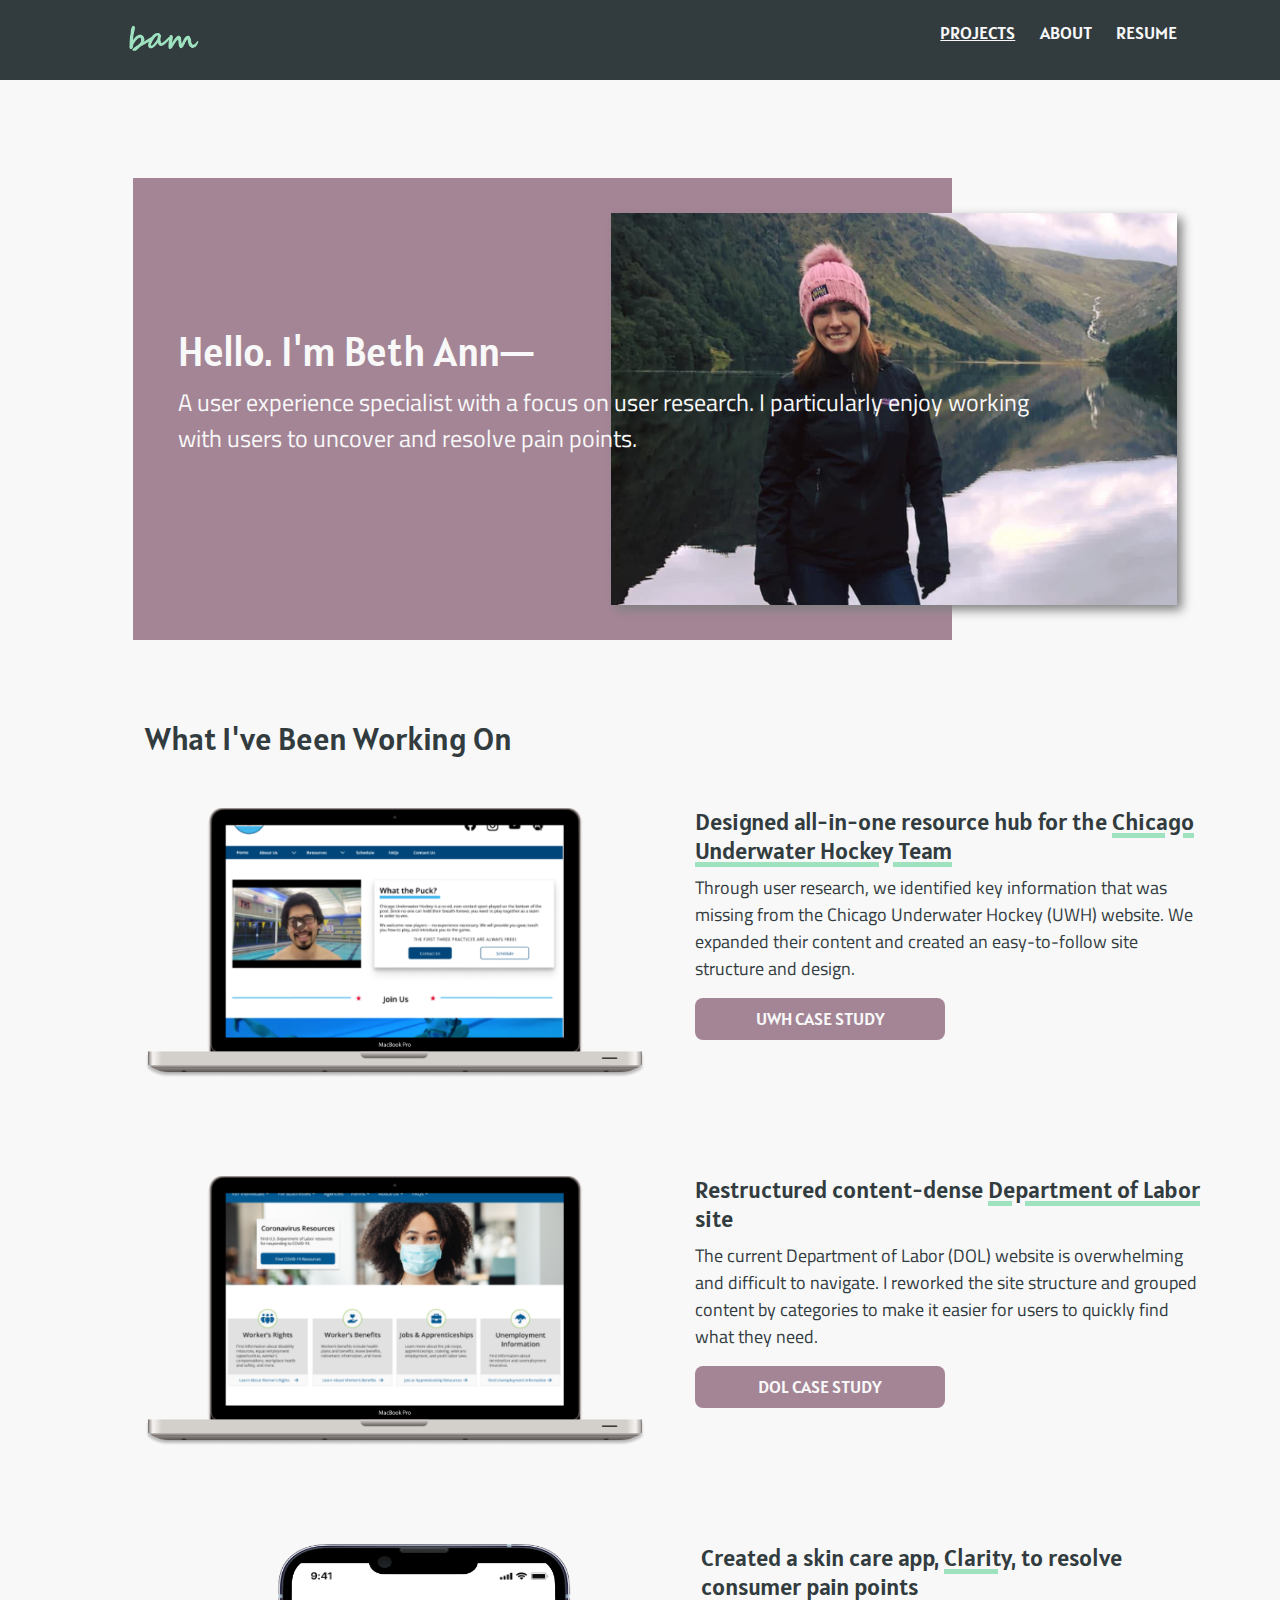
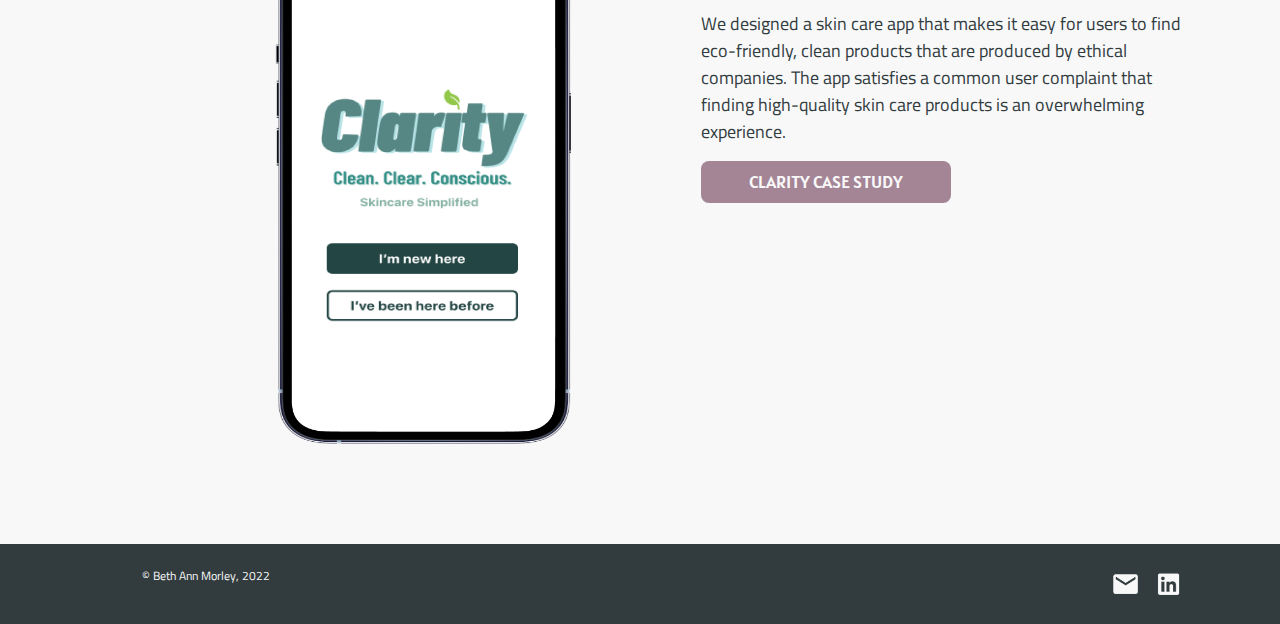
<file: index.html>
<!DOCTYPE html>
<html>
    <head>
        <title>Beth Ann Morley Portfolio</title>
        <link rel="stylesheet" href="https://cdn.jsdelivr.net/npm/bootstrap@4.0.0/dist/css/bootstrap.min.css" integrity="sha384-Gn5384xqQ1aoWXA+058RXPxPg6fy4IWvTNh0E263XmFcJlSAwiGgFAW/dAiS6JXm" crossorigin="anonymous">
        <link rel="stylesheet" href="css/index.css">
        <link rel="preconnect" href="https://fonts.googleapis.com">
        <link rel="preconnect" href="https://fonts.gstatic.com" crossorigin>
        <link href="https://fonts.googleapis.com/css2?family=Alatsi&family=Titillium+Web&display=swap" rel="stylesheet">
        <!-- Global site tag (gtag.js) - Google Analytics -->
        <script async src="https://www.googletagmanager.com/gtag/js?id=G-0YLKBXY7YB"></script>
        <script>
        window.dataLayer = window.dataLayer || [];
        function gtag(){dataLayer.push(arguments);}
        gtag('js', new Date());

        gtag('config', 'G-0YLKBXY7YB');
        </script>
        <!-- Hotjar Tracking Code for https://bamorley.github.io/ux_ui_hw_19/ -->
            <script>
                (function(h,o,t,j,a,r){
                    h.hj=h.hj||function(){(h.hj.q=h.hj.q||[]).push(arguments)};
                    h._hjSettings={hjid:3081443,hjsv:6};
                    a=o.getElementsByTagName('head')[0];
                    r=o.createElement('script');r.async=1;
                    r.src=t+h._hjSettings.hjid+j+h._hjSettings.hjsv;
                    a.appendChild(r);
                })(window,document,'https://static.hotjar.com/c/hotjar-','.js?sv=');
            </script>
    </head>
    <body>
        <header class="navigation">
            <a href="index.html"><img src="images/logo.png" alt="bam in script text" class="bamLogo"></a>
            <nav>
            <ul>
                <li class="active">PROJECTS</li>
                <li><a href=about.html class="navLink">ABOUT</a></li>
                <li><a href=resume.html class="navLink">RESUME</a></li>
            </ul>
            </nav>
        </header>
        <br>
        <br>
        <section class="hero">
            <div class="heroImage">
                <img src="images/homepage-me.png" alt="Beth Ann standing in front of lake and mountains">
            </div>
            <div class="heroPurple"></div>
            <div class="heroContent">
                <h1>Hello. I'm Beth Ann—</h1>
                <p class="pHero">A user experience specialist with a focus on user research. I particularly enjoy working with users to uncover and resolve pain points.</p>
            </div>
        </section>
        <section class="caseStudies">
            <h2 class="workingOn">What I've Been Working On</h2>
            <div class="uwh">
                <a href="uwh.html"><img src="images/uwh-official.png" alt="Chicago Underwater Hockey homepage" class="uwhImg"></a>
                <div class="uwhContent">
                    <h3>Designed all-in-one resource hub for the <span style="text-decoration: underline solid #9FE2BF 5px;">Chicago Underwater Hockey Team</span></h3>
                    <p>Through user research, we identified key information that was missing from the Chicago Underwater Hockey (UWH) website. We expanded their content and created an easy-to-follow site structure and design.</p>
                    <button><a href="uwh.html">UWH CASE STUDY</a></button>
                </div>
            </div>
            <br>
            <br>
            <div class="dol">
                <a href="https://bamorley.github.io/UX_UI_HW_20/"><img src="images/dol-official.png" alt="Department of Labor homepage"></a>
                <div class="dolContent">
                    <h3>Restructured content-dense <span style="text-decoration: underline solid #9FE2BF 5px;">Department of Labor</span> site</h3>
                    <p>The current Department of Labor (DOL) website is overwhelming and difficult to navigate. I reworked the site structure and grouped content by categories to make it easier for users to quickly find what they need.</p>
                    <a href="https://bamorley.github.io/UX_UI_HW_20/"><button>DOL CASE STUDY</button></a>
                </div>
            </div>
            <br>
            <br>
            <div class="clarity">
                <img src="images/clarity-app-centered.png" alt="Clarity app login screen">
                <div class="clarityContent">
                    <h3>Created a skin care app, <span style="text-decoration: underline solid #9FE2BF 5px;">Clarity,</span> to resolve consumer pain points</h3>
                    <p>We designed a skin care app that makes it easy for users to find eco-friendly, clean products that are produced by ethical companies. The app satisfies a common user complaint that finding high-quality skin care products is an overwhelming experience.</p>
                    <button>CLARITY CASE STUDY</button>
                </div>
            </div>
        </section>
        <footer>
            <div class="copyright"><p>© Beth Ann Morley, 2022</p></div>
                <div class="social">
                <img src="images/email.png" alt="icon of an envelope" class="email"> 
                <img src="images/Linkedin.png" alt="LinkedIn logo" class="linkedin">
            </div>
        </footer>
        <script src="https://code.jquery.com/jquery-3.2.1.slim.min.js" integrity="sha384-KJ3o2DKtIkvYIK3UENzmM7KCkRr/rE9/Qpg6aAZGJwFDMVNA/GpGFF93hXpG5KkN" crossorigin="anonymous"></script>
        <script src="https://cdn.jsdelivr.net/npm/popper.js@1.12.9/dist/umd/popper.min.js" integrity="sha384-ApNbgh9B+Y1QKtv3Rn7W3mgPxhU9K/ScQsAP7hUibX39j7fakFPskvXusvfa0b4Q" crossorigin="anonymous"></script>
        <script src="https://cdn.jsdelivr.net/npm/bootstrap@4.0.0/dist/js/bootstrap.min.js" integrity="sha384-JZR6Spejh4U02d8jOt6vLEHfe/JQGiRRSQQxSfFWpi1MquVdAyjUar5+76PVCmYl" crossorigin="anonymous"></script>
    </body>
    <script src="https://ajax.googleapis.com/ajax/libs/jquery/3.4.1/jquery.min.js"></script>
    <script src="js/index.js"></script>
</html>
</file>
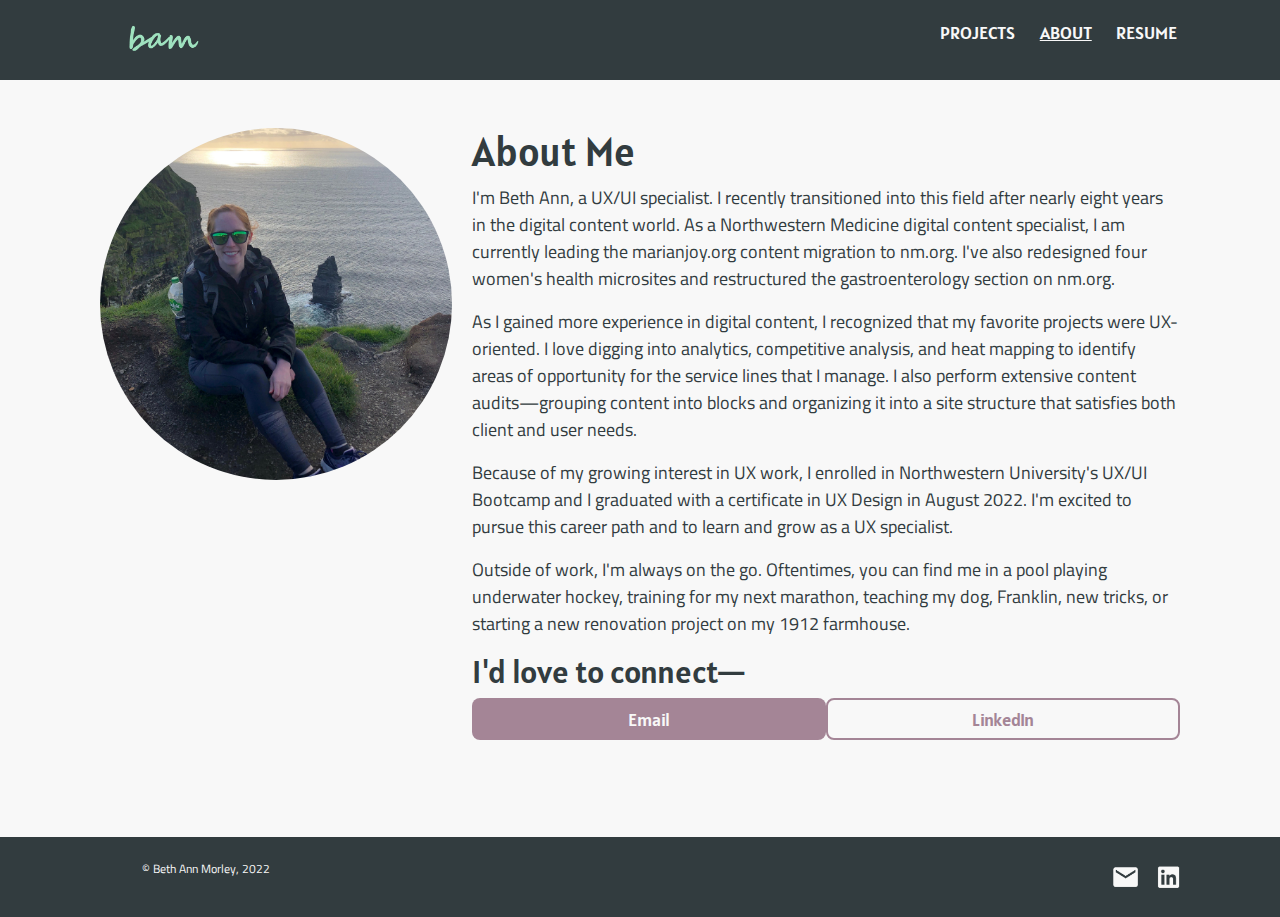
<file: about-with-grids.html>
<!DOCTYPE html>
<html>
    <head>
        <title>About</title>
        <link rel="stylesheet" href="https://cdn.jsdelivr.net/npm/bootstrap@4.0.0/dist/css/bootstrap.min.css" integrity="sha384-Gn5384xqQ1aoWXA+058RXPxPg6fy4IWvTNh0E263XmFcJlSAwiGgFAW/dAiS6JXm" crossorigin="anonymous">
        <link rel="stylesheet" href="css/index.css">
        <link rel="preconnect" href="https://fonts.googleapis.com">
        <link rel="preconnect" href="https://fonts.gstatic.com" crossorigin>
        <link href="https://fonts.googleapis.com/css2?family=Alatsi&family=Titillium+Web&display=swap" rel="stylesheet">
        <!-- Global site tag (gtag.js) - Google Analytics -->
        <script async src="https://www.googletagmanager.com/gtag/js?id=G-0YLKBXY7YB"></script>
        <script>
        window.dataLayer = window.dataLayer || [];
        function gtag(){dataLayer.push(arguments);}
        gtag('js', new Date());

        gtag('config', 'G-0YLKBXY7YB');
        </script>
        <!-- Hotjar Tracking Code for https://bamorley.github.io/ux_ui_hw_19/ -->
            <script>
                (function(h,o,t,j,a,r){
                    h.hj=h.hj||function(){(h.hj.q=h.hj.q||[]).push(arguments)};
                    h._hjSettings={hjid:3081443,hjsv:6};
                    a=o.getElementsByTagName('head')[0];
                    r=o.createElement('script');r.async=1;
                    r.src=t+h._hjSettings.hjid+j+h._hjSettings.hjsv;
                    a.appendChild(r);
                })(window,document,'https://static.hotjar.com/c/hotjar-','.js?sv=');
            </script>
    </head>
    <body>
        <header class="navigation">
            <a href="index.html"><img src="images/logo.png" alt="bam in script text" class="bamLogo"></a>
            <nav>
            <ul>
                <li><a href=index.html class="navLink">PROJECTS</a></li>
                <li class="active">ABOUT</li>
                <li><a href=resume.html class="navLink">RESUME</a></li>
            </ul>
            </nav>
        </header>
        <br>
        <br>
<!-- About Page Constructed using CSS Grid -->
        <div class="aboutMeGrid">
            <div class="imgGrid">
                <img src="images/ireland.png" alt="Beth Ann at the Cliffs of Moher in Ireland">
            </div>
                <div class="copyGrid">
                    <h1>About Me</h1>
                    <p>I'm Beth Ann, a UX/UI specialist. I recently transitioned into this field after nearly eight years in the digital content world. As a Northwestern Medicine digital content specialist, I am currently leading the marianjoy.org content migration to nm.org. I've also redesigned four women's health microsites and restructured the gastroenterology section on nm.org.</p>

                    <p>As I gained more experience in digital content, I recognized that my favorite projects were UX-oriented. I love digging into analytics, competitive analysis, and heat mapping to identify areas of opportunity for the service lines that I manage. I also perform extensive content audits—grouping content into blocks and organizing it into a site structure that satisfies both client and user needs.</p>
                    
                    <p>Because of my growing interest in UX work, I enrolled in Northwestern University's UX/UI Bootcamp and I graduated with a certificate in UX Design in August 2022. I'm excited to pursue this career path and to learn and grow as a UX specialist.</p>
                    
                    <p>Outside of work, I'm always on the go. Oftentimes, you can find me in a pool playing underwater hockey, training for my next marathon, teaching my dog, Franklin, new tricks, or starting a new renovation project on my 1912 farmhouse.</p>
                    <h2>I'd love to connect—</h2>
                </div>
            <button class="buttonGrid">Email</button>
            <button class="secondaryButtonGrid">LinkedIn</button>
            </div>
            <br>
            <br>
            <br>
            <br>
            <footer class="aboutFooter">
                <div class="copyright"><p>© Beth Ann Morley, 2022</p></div>
                <div class="social">
                    <img src="images/email.png" alt="icon of an envelope" class="email"> 
                    <img src="images/Linkedin.png" alt="LinkedIn logo" class="linkedin">
                </div>
            </footer>
            <script src="https://code.jquery.com/jquery-3.2.1.slim.min.js" integrity="sha384-KJ3o2DKtIkvYIK3UENzmM7KCkRr/rE9/Qpg6aAZGJwFDMVNA/GpGFF93hXpG5KkN" crossorigin="anonymous"></script>
            <script src="https://cdn.jsdelivr.net/npm/popper.js@1.12.9/dist/umd/popper.min.js" integrity="sha384-ApNbgh9B+Y1QKtv3Rn7W3mgPxhU9K/ScQsAP7hUibX39j7fakFPskvXusvfa0b4Q" crossorigin="anonymous"></script>
            <script src="https://cdn.jsdelivr.net/npm/bootstrap@4.0.0/dist/js/bootstrap.min.js" integrity="sha384-JZR6Spejh4U02d8jOt6vLEHfe/JQGiRRSQQxSfFWpi1MquVdAyjUar5+76PVCmYl" crossorigin="anonymous"></script>
    </body>
    <script src="https://ajax.googleapis.com/ajax/libs/jquery/3.4.1/jquery.min.js"></script>
    <script src="js/index.js"></script>
</html>
</file>
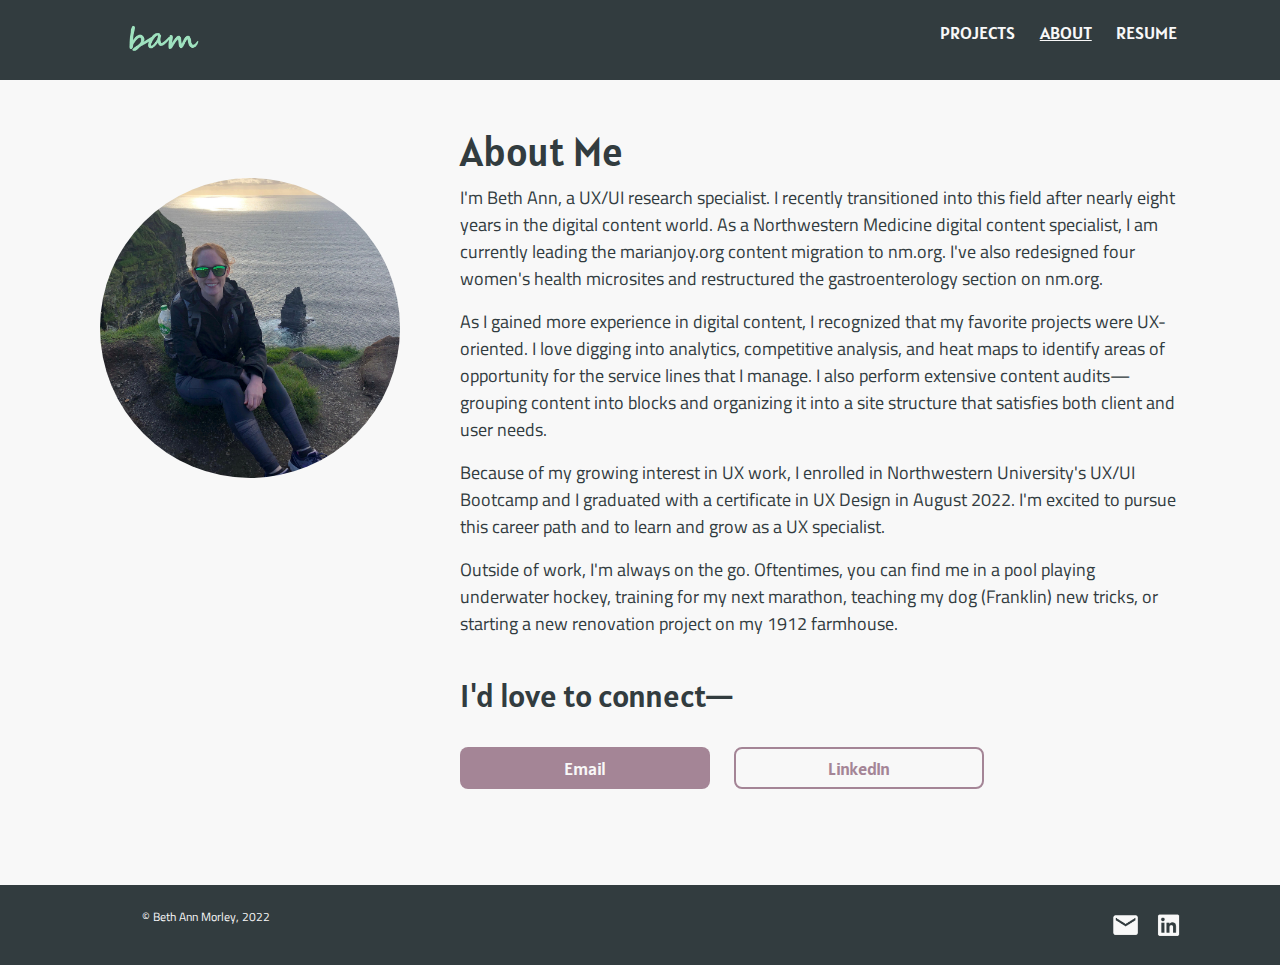
<file: about.html>
<!DOCTYPE html>
<html>
    <head>
        <title>About</title>
        <link rel="stylesheet" href="https://cdn.jsdelivr.net/npm/bootstrap@4.0.0/dist/css/bootstrap.min.css" integrity="sha384-Gn5384xqQ1aoWXA+058RXPxPg6fy4IWvTNh0E263XmFcJlSAwiGgFAW/dAiS6JXm" crossorigin="anonymous">
        <link rel="stylesheet" href="css/index.css">
        <link rel="preconnect" href="https://fonts.googleapis.com">
        <link rel="preconnect" href="https://fonts.gstatic.com" crossorigin>
        <link href="https://fonts.googleapis.com/css2?family=Alatsi&family=Titillium+Web&display=swap" rel="stylesheet">
        <!-- Global site tag (gtag.js) - Google Analytics -->
        <script async src="https://www.googletagmanager.com/gtag/js?id=G-0YLKBXY7YB"></script>
        <script>
        window.dataLayer = window.dataLayer || [];
        function gtag(){dataLayer.push(arguments);}
        gtag('js', new Date());

        gtag('config', 'G-0YLKBXY7YB');
        </script>
        <!-- Hotjar Tracking Code for https://bamorley.github.io/ux_ui_hw_19/ -->
            <script>
                (function(h,o,t,j,a,r){
                    h.hj=h.hj||function(){(h.hj.q=h.hj.q||[]).push(arguments)};
                    h._hjSettings={hjid:3081443,hjsv:6};
                    a=o.getElementsByTagName('head')[0];
                    r=o.createElement('script');r.async=1;
                    r.src=t+h._hjSettings.hjid+j+h._hjSettings.hjsv;
                    a.appendChild(r);
                })(window,document,'https://static.hotjar.com/c/hotjar-','.js?sv=');
            </script>
    </head>
    <body>
        <header class="navigation">
            <a href="index.html"><img src="images/logo.png" alt="bam in script text" class="bamLogo"></a>
            <nav>
            <ul>
                <li><a href=index.html class="navLink">PROJECTS</a></li>
                <li class="active">ABOUT</li>
                <li><a href=resume.html class="navLink">RESUME</a></li>
            </ul>
            </nav>
        </header>
        <br>
        <br>
            <div class="aboutMe">
            <img src="images/ireland.png" alt="Beth Ann at the Cliffs of Moher in Ireland" class="aboutImg">
            <div>
            <h1>About Me</h1>
            <p>I'm Beth Ann, a UX/UI research specialist. I recently transitioned into this field after nearly eight years in the digital content world. As a Northwestern Medicine digital content specialist, I am currently leading the marianjoy.org content migration to nm.org. I've also redesigned four women's health microsites and restructured the gastroenterology section on nm.org.</p>

            <p>As I gained more experience in digital content, I recognized that my favorite projects were UX-oriented. I love digging into analytics, competitive analysis, and heat maps to identify areas of opportunity for the service lines that I manage. I also perform extensive content audits—grouping content into blocks and organizing it into a site structure that satisfies both client and user needs.</p>
            
            <p>Because of my growing interest in UX work, I enrolled in Northwestern University's UX/UI Bootcamp and I graduated with a certificate in UX Design in August 2022. I'm excited to pursue this career path and to learn and grow as a UX specialist.</p>
            
            <p>Outside of work, I'm always on the go. Oftentimes, you can find me in a pool playing underwater hockey, training for my next marathon, teaching my dog (Franklin) new tricks, or starting a new renovation project on my 1912 farmhouse.</p>
            <br> 
            <h2>I'd love to connect—</h2>
            <br>
            <button>Email</button>
            <button class="secondaryButton">LinkedIn</button>
            </div>
            </div>
            <br>
            <br>
            <br>
            <br>
            <footer class="aboutFooter">
                <div class="copyright"><p>© Beth Ann Morley, 2022</p></div>
                <div class="social">
                    <img src="images/email.png" alt="icon of an envelope" class="email"> 
                    <img src="images/Linkedin.png" alt="LinkedIn logo" class="linkedin">
                </div>
            </footer>
            <script src="https://code.jquery.com/jquery-3.2.1.slim.min.js" integrity="sha384-KJ3o2DKtIkvYIK3UENzmM7KCkRr/rE9/Qpg6aAZGJwFDMVNA/GpGFF93hXpG5KkN" crossorigin="anonymous"></script>
            <script src="https://cdn.jsdelivr.net/npm/popper.js@1.12.9/dist/umd/popper.min.js" integrity="sha384-ApNbgh9B+Y1QKtv3Rn7W3mgPxhU9K/ScQsAP7hUibX39j7fakFPskvXusvfa0b4Q" crossorigin="anonymous"></script>
            <script src="https://cdn.jsdelivr.net/npm/bootstrap@4.0.0/dist/js/bootstrap.min.js" integrity="sha384-JZR6Spejh4U02d8jOt6vLEHfe/JQGiRRSQQxSfFWpi1MquVdAyjUar5+76PVCmYl" crossorigin="anonymous"></script>
    </body>
    <script src="https://ajax.googleapis.com/ajax/libs/jquery/3.4.1/jquery.min.js"></script>
    <script src="js/index.js"></script>
</html>
</file>
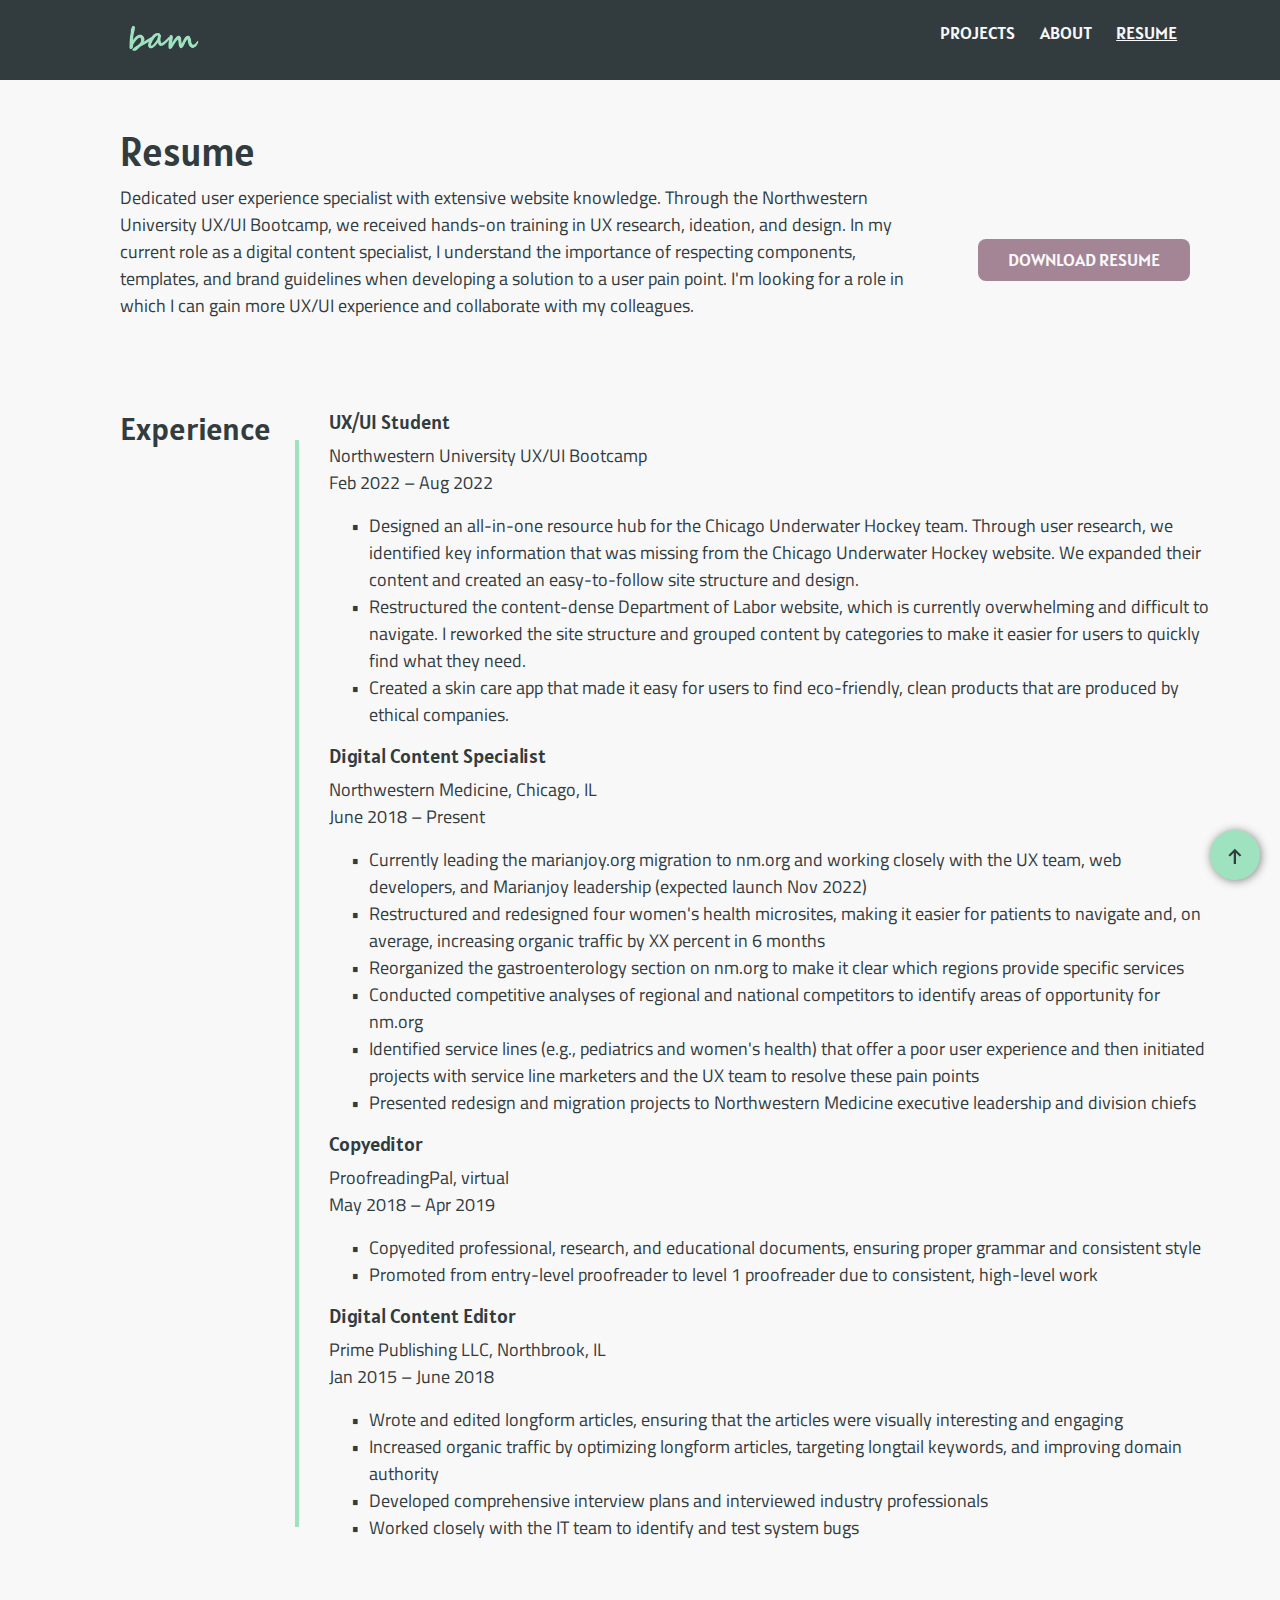
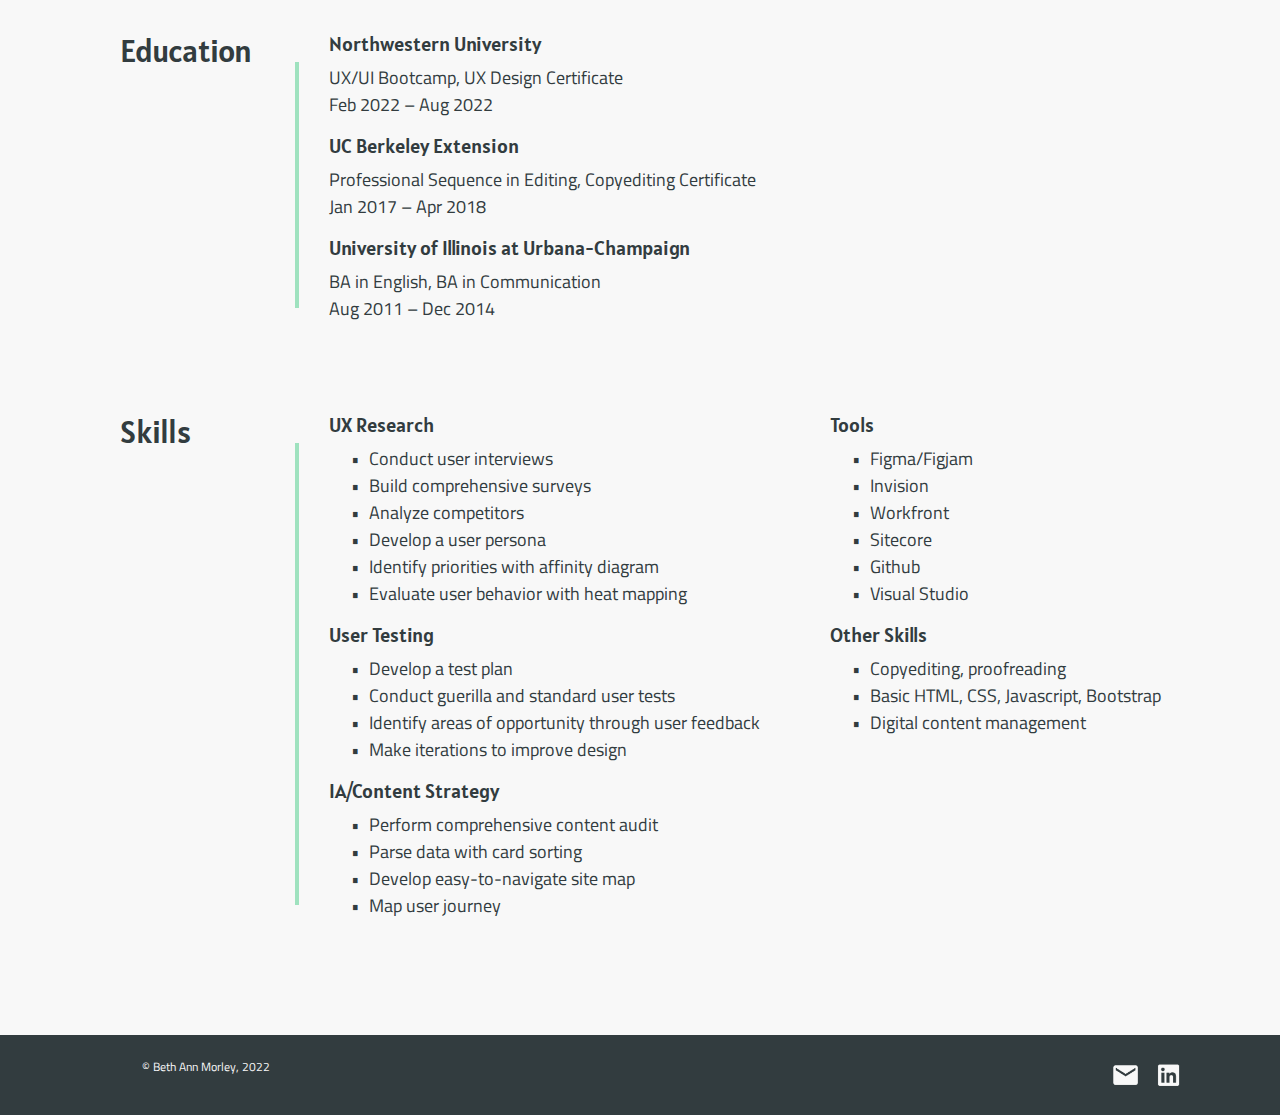
<file: resume.html>
<!DOCTYPE html>
<html>
    <head>
        <title>Resume</title>
        <link rel="stylesheet" href="https://cdn.jsdelivr.net/npm/bootstrap@4.0.0/dist/css/bootstrap.min.css" integrity="sha384-Gn5384xqQ1aoWXA+058RXPxPg6fy4IWvTNh0E263XmFcJlSAwiGgFAW/dAiS6JXm" crossorigin="anonymous">
        <link rel="stylesheet" href="css/index.css">
        <link rel="preconnect" href="https://fonts.googleapis.com">
        <link rel="preconnect" href="https://fonts.gstatic.com" crossorigin>
        <link href="https://fonts.googleapis.com/css2?family=Alatsi&family=Titillium+Web&display=swap" rel="stylesheet">
        <!-- Global site tag (gtag.js) - Google Analytics -->
        <script async src="https://www.googletagmanager.com/gtag/js?id=G-0YLKBXY7YB"></script>
        <script>
        window.dataLayer = window.dataLayer || [];
        function gtag(){dataLayer.push(arguments);}
        gtag('js', new Date());

        gtag('config', 'G-0YLKBXY7YB');
        </script>
        <!-- Hotjar Tracking Code for https://bamorley.github.io/ux_ui_hw_19/ -->
            <script>
                (function(h,o,t,j,a,r){
                    h.hj=h.hj||function(){(h.hj.q=h.hj.q||[]).push(arguments)};
                    h._hjSettings={hjid:3081443,hjsv:6};
                    a=o.getElementsByTagName('head')[0];
                    r=o.createElement('script');r.async=1;
                    r.src=t+h._hjSettings.hjid+j+h._hjSettings.hjsv;
                    a.appendChild(r);
                })(window,document,'https://static.hotjar.com/c/hotjar-','.js?sv=');
            </script>
    </head>
    <body>
        <header class="navigation">
            <a href="index.html"><img src="images/logo.png" alt="bam in script text" class="bamLogo"></a>
            <nav>
            <ul>
                <li><a href=index.html class="navLink">PROJECTS</a></li>
                <li><a href=about.html class="navLink">ABOUT</a></li>
                <li class="active">RESUME</li>
            </ul>
            </nav>
        </header>
        <br>
        <br>
        <div>
            <h1 class="resumeHeader">Resume</h1>
            <div class="resumeTop">
            <p>Dedicated user experience specialist with extensive website knowledge. Through the Northwestern University UX/UI Bootcamp, we received hands-on training in UX research, ideation, and design. In my current role as a digital content specialist, I understand the importance of respecting components, templates, and brand guidelines when developing a solution to a user pain point. I'm looking for a role in which I can gain more UX/UI experience and collaborate with my colleagues.</p>
            <button class="resumeButton">DOWNLOAD RESUME</button>
            </div>
        </div>
        <div class="experience">
            <div class="experienceTitle">
                <h2>Experience</h2>
            </div>
            <div class="experienceBar"></div>
            <div class="experienceCopy">
                <h4>UX/UI Student</h4>
                <p>Northwestern University UX/UI Bootcamp
                <br>
                Feb 2022 &ndash; Aug 2022</p>
                <ul>
                    <li class="experienceList">Designed an all-in-one resource hub for the Chicago Underwater Hockey team. Through user research, we identified key information that was missing from the Chicago Underwater Hockey website. We expanded their content and created an easy-to-follow site structure and design.</li>
                    <li class="experienceList">Restructured the content-dense Department of Labor website, which is currently overwhelming and difficult to navigate. I reworked the site structure and grouped content by categories to make it easier for users to quickly find what they need.
                    </li>
                    <li class="experienceList">Created a skin care app that made it easy for users to find eco-friendly, clean products that are produced by ethical companies.</li>
                </ul>
                <h4>Digital Content Specialist</h4>
                <p>Northwestern Medicine, Chicago, IL	
                <br>
                June 2018 &ndash; Present</p>
                <ul>
                    <li class="experienceList">Currently leading the marianjoy.org migration to nm.org and working closely with the UX team, web developers, and Marianjoy leadership (expected launch Nov 2022)</li>
                    <li class="experienceList">Restructured and redesigned four women's health microsites, making it easier for patients to navigate and, on average, increasing organic traffic by XX percent in 6 months
                    </li>
                    <li class="experienceList">Reorganized the gastroenterology section on nm.org to make it clear which regions provide specific services
                    </li>
                    <li class="experienceList">Conducted competitive analyses of regional and national competitors to identify areas of opportunity for nm.org
                    </li>
                    <li class="experienceList">Identified service lines (e.g., pediatrics and women's health) that offer a poor user experience and then initiated projects with service line marketers and the UX team to resolve these pain points
                    </li>
                    <li class="experienceList">Presented redesign and migration projects to Northwestern Medicine executive leadership and division chiefs
                    </li>
                </ul>
                <h4>Copyeditor</h4>
                <p>ProofreadingPal, virtual		
                <br>
                May 2018 &ndash; Apr 2019</p>
                <ul>
                    <li class="experienceList">Copyedited professional, research, and educational documents, ensuring proper grammar and consistent style</li>
                    <li class="experienceList">Promoted from entry-level proofreader to level 1 proofreader due to consistent, high-level work</li>
                </ul>
                <h4>Digital Content Editor</h4>
                <p>Prime Publishing LLC, Northbrook, IL		
                <br>
                Jan 2015 &ndash; June 2018</p>
                <ul>
                    <li class="experienceList">Wrote and edited longform articles, ensuring that the articles were visually interesting and engaging</li>
                    <li class="experienceList">Increased organic traffic by optimizing longform articles, targeting longtail keywords, and improving domain authority</li>
                    <li class="experienceList">Developed comprehensive interview plans and interviewed industry professionals</li>
                    <li class="experienceList">Worked closely with the IT team to identify and test system bugs</li>
                </ul>
            </div>
        </div>
            <div class="education">
                <div class="educationTitle">
                    <h2>Education</h2>
                </div>
                <div class="educationBar"></div>
                <div class="educationCopy">
                    <h4>Northwestern University</h4>
                    <p>UX/UI Bootcamp, UX Design Certificate<br>
                    Feb 2022 &ndash; Aug 2022</p>
                    <h4>UC Berkeley Extension</h4>
                    <p>Professional Sequence in Editing, Copyediting Certificate<br>
                    Jan 2017 &ndash; Apr 2018</p>
                    <h4>University of Illinois at Urbana-Champaign</h4>
                    <p>BA in English, BA in Communication<br>
                    Aug 2011 &ndash; Dec 2014</p>
                </div>
            </div>
            <div class="skills">
                <div class="skillsTitle">
                    <h2>Skills</h2>
                </div>
                <div class="skillsBar"></div>
                <div class="skillsCopy1">
                    <h4>UX Research</h4>
                    <ul>
                        <li class="experienceList">Conduct user interviews</li>
                        <li class="experienceList">Build comprehensive surveys</li>
                        <li class="experienceList">Analyze competitors</li>
                        <li class="experienceList">Develop a user persona</li>
                        <li class="experienceList">Identify priorities with affinity diagram</li>
                        <li class="experienceList">Evaluate user behavior with heat mapping</li>
                    </ul>
                    <h4>User Testing</h4>
                    <ul>
                        <li class="experienceList">Develop a test plan</li>
                        <li class="experienceList">Conduct guerilla and standard user tests</li>
                        <li class="experienceList">Identify areas of opportunity through user feedback</li>
                        <li class="experienceList">Make iterations to improve design</li>
                    </ul>
                    <h4>IA/Content Strategy</h4>
                    <ul>
                        <li class="experienceList">Perform comprehensive content audit</li>
                        <li class="experienceList">Parse data with card sorting</li>
                        <li class="experienceList">Develop easy-to-navigate site map</li>
                        <li class="experienceList">Map user journey</li>
                    </ul>
                    </div>
                    <div class="skillsCopy2">
                        <h4>Tools</h4>
                        <ul>
                            <li class="experienceList">Figma/Figjam</li>
                            <li class="experienceList">Invision</li>
                            <li class="experienceList">Workfront</li>
                            <li class="experienceList">Sitecore</li>
                            <li class="experienceList">Github</li>
                            <li class="experienceList">Visual Studio</li>
                        </ul>
                        <h4>Other Skills</h4>
                        <ul>
                            <li class="experienceList">Copyediting, proofreading</li>
                            <li class="experienceList">Basic HTML, CSS, Javascript, Bootstrap</li>
                            <li class="experienceList">Digital content management</li>
                        </ul>
                </div>
            </div>
        </div>
        </div>
        <div class="scrollUp">
            <div class="scrollArrow">&#8593;</div>
        </div>
        <footer>
            <div class="copyright"><p>© Beth Ann Morley, 2022</p></div>
                <div class="social">
                <img src="images/email.png" alt="icon of an envelope" class="email"> 
                <img src="images/Linkedin.png" alt="LinkedIn logo" class="linkedin">
            </div>
        </footer>
        <script src="https://code.jquery.com/jquery-3.2.1.slim.min.js" integrity="sha384-KJ3o2DKtIkvYIK3UENzmM7KCkRr/rE9/Qpg6aAZGJwFDMVNA/GpGFF93hXpG5KkN" crossorigin="anonymous"></script>
        <script src="https://cdn.jsdelivr.net/npm/popper.js@1.12.9/dist/umd/popper.min.js" integrity="sha384-ApNbgh9B+Y1QKtv3Rn7W3mgPxhU9K/ScQsAP7hUibX39j7fakFPskvXusvfa0b4Q" crossorigin="anonymous"></script>
        <script src="https://cdn.jsdelivr.net/npm/bootstrap@4.0.0/dist/js/bootstrap.min.js" integrity="sha384-JZR6Spejh4U02d8jOt6vLEHfe/JQGiRRSQQxSfFWpi1MquVdAyjUar5+76PVCmYl" crossorigin="anonymous"></script>
    </body>
    <script src="https://ajax.googleapis.com/ajax/libs/jquery/3.4.1/jquery.min.js"></script>
    <script src="js/index.js"></script>
</html>
</file>
<file: css/index.css>
body {
    background-color: #F8F8F8;
    display: flex;
    flex-direction: column;
    min-height: 100vh;
  }
  footer {
    margin-top: auto;
  }
  p {
    font-family: 'Titillium Web', sans-serif;
    font-size: 18px;
    color: #323C3F;
    font-weight: 400;
  }
/*Navigation Bar*/
.navigation {
    vertical-align: top;
    background-color: #323C3F;
    height: 80px;
    width: 100%;
    display: flex;
    align-items: center;
    justify-content: space-between;
}
.bamLogo {
    width: auto;
    height: 60px;
    margin-left: 100px;
}
nav {
    padding: 1%;
}
nav ul {
    margin-right: 70px;
}
nav li {
    color: #F8F8F8;
    font-family: 'Alatsi', sans-serif;
    margin-right: 20px;
    font-size: 18px;
    display: inline;
}
.navLink {
    color: #F8F8F8;
    text-decoration: none;
}
.navLink:hover {
    color: #9FE2BF;
}
.active {
    text-decoration: underline;
}
/*End Navigation Bar*/
/*Hero on Homepage*/
.hero {
    position: relative;
    width: 80%;
    margin: 0 auto;
}
.heroPurple {
    background-color: #A48596;
    height: 462px;
    z-index: 0;
    left: 5px;
    width: 80%;
    margin-top: 50px;
    position: relative;
    margin-bottom: 80px;
}
.heroImage {
    position: absolute;
    z-index: 1;
    right: -75px;
    margin-right: 50px;
    top: 85px;
    height: 392px;
    box-shadow: 5px 5px 10px grey;
    display: inline-block;
}
.hero h1 {
    width: 448px;
    left: 161px;
    font-family: 'Alatsi', sans-serif;
    color:#F8F8F8;
}
.heroContent{
    color:#F8F8F8;
    top: 200px;
    left: 50px;
    font-family: 'Titillium Web', sans-serif;
    font-weight: 400;
    font-size: 24px;
    position: absolute;
    z-index: 2;
    right: 0px;
    margin-right: 100px;
}
.pHero {
    color:#F8F8F8;
    top: 200px;
    left: 161px;
    font-family: 'Titillium Web', sans-serif;
    font-weight: 400;
    font-size: 24px;
}
/*End Hero*/
/*Body*/
h1 {
    font-family: 'Alatsi', sans-serif;
    color: #323C3F;
    font-weight: 400;
    font-size: 40px;
}
h2 {
    font-family: 'Alatsi', sans-serif;
    color: #323C3F;
    font-weight: 400;
    font-size: 32px;
    top: 742px;
}
h4 {
    font-family: 'Alatsi', sans-serif;
    color: #323C3F;
    font-weight: 400;
    font-size: 20px;
}
.workingOn {
    margin-bottom: 50px;
}
.uwh, .dol, .clarity {
    display: flex;
    align-items: top;
    justify-content: space-around;
    margin-left: 145px;
}
.caseStudies img {
    margin-right: 50px; 
    margin-left: auto;
    margin-bottom: 50px;
    max-width: 500px;
}
.clarity img {
    margin-bottom: 100px;
    margin-left: 130px;
    margin-right: 130px;
    max-height: 500px;
}
.uwhContent, .dolContent, .clarityContent {
    margin-right: 80px;
}
h3 {
    font-family: 'Alatsi', sans-serif;
    color: #323C3F;
    font-size: 24px;
    font-weight: 400;
}
.caseStudies p {
    font-family: 'Titillium Web', sans-serif;
    font-size: 18px;
    color: #323C3F;
    font-weight: 400;
}
/*Buttons*/
button {
    background-color: #A48596; 
    color: #F8F8F8;
    font-family: 'Alatsi', sans-serif;
    width: 250px;
    height: 42px;
    border: none;
    text-align: center;
    font-size: 18px;
    border-radius: 8px;
    margin-right: 20px;
    text-decoration: none;
}
button a {
    text-decoration: none;
    color: #F8F8F8;
}
button:hover {
    background-color: #C2ADBC; 
}
button a:hover {
    text-decoration: none;
    color: #F8F8F8;
}
.secondaryButton {
    background-color: #F8F8F8; 
    color: #A48596;
    font-family: 'Alatsi', sans-serif;
    width: 250px;
    height: 42px;
    border: 2px solid #A48596;
    text-align: center;
    font-size: 18px;
    border-radius: 8px;
    text-decoration: none;
}
.secondarybutton a {
    text-decoration: none;
    color: #A48596;
}
.secondaryButton:hover {
    background-color: lightgray; 
}
/*End Buttons*/
/*Footer*/
footer {
    vertical-align: bottom;
    background-color: #323C3F;
    height: 80px;
    width: 100%;
    display: flex;
    align-items: center;
    justify-content: space-between;
}
.copyright p {
    margin-left: 142px;
    color: #F8F8F8;
    font-family: 'Titillium Web', sans-serif;
    font-size: 12px;
}
.social {
    color: #F8F8F8;
    margin-right: 100px;
    max-width: 100%;
}
.email {
    height: 26px;
    padding-right: 10px;
}
.linkedin {
    height: 26px;
}
/*End Footer*/
/*About page*/
.aboutImg {
    border-radius: 50%;
    height: 300px;
    width: auto;
    margin-right: 60px;
    margin-left: 100px;
    margin-top: 50px;
}
.aboutMe {
    display: flex;
    flex-direction: row;
    margin-right: 100px;
}
.aboutFooter {
    flex: none;
}
/*Resume bulleted lists*/
.experienceList {
    display: block; 
    font-family: 'Titillium Web', sans-serif;
    font-size: 18px;
    color: #323C3F;
    font-weight: 400;
}
.experienceList::before {
    content: "\2022";
    color: #323C3F;
    font-weight: normal;
    display: inline-block; 
    width: 1em;
    margin-left: -1em;
  }
  .experience, .education, .skills {
    margin-top: 75px;
  }
/*end Resume bulleted lists*/
/*Resume top section*/
.resumeTop {
    display: flex;
    flex-direction: row;
    align-items: center;
    justify-content: space-between;
    flex-wrap: nowrap;
  }
.resumeButton {
    margin-left: 50px;
    white-space: nowrap;
    text-align: center;
    padding-left: 30px;
    padding-right: 30px;
}
.resumeTop {
    margin-right: 70px;
    margin-left: 120px;
  }
.resumeHeader {
    margin-left: 120px;
  }
/*end Resume top section*/
/*experience, education, skills -- resume*/
.experienceBar {
    border-left: 4px solid #9FE2BF;
    margin: 30px;
    align-self: stretch;
}
.experience {
    display: flex;
    flex-direction: row;
    margin-left: 120px;
    align-items: flex-start;
    min-width: 145px;
}
.experienceCopy {
    margin-right: 70px;
}
.experienceTitle {
    min-width: 145px;
}
.educationBar {
    border-left: 4px solid #9FE2BF;
    align-self: stretch;
    margin: 30px;
}
.education {
    display: flex;
    flex-direction: row;
    margin-left: 120px;
    align-items: flex-start;
    min-width: 145px;
}
.educationCopy {
    margin-right: 70px;
}
.educationTitle {
    min-width: 145px;
}
.skillsBar {
    border-left: 4px solid #9FE2BF;
    align-self: stretch;
    margin: 30px;
}
.skills {
    display: flex;
    flex-direction: row;
    margin-left: 120px;
    align-items: flex-start;
}
.skillsCopy1 {
    margin-right: 70px;
}
.skillsCopy2 {
    margin-right: 70px;
}
.skillsTitle {
    min-width: 145px;
}
.skills {
    margin-bottom: 100px;
}
/*end experience, education, skills -- resume*/
/*top section -- uwh case study*/
.diving {
    margin-left: 120px;
}
.uwhP {
    margin-left: 120px;  
    margin-right: 120px;
}
.uwhH {
    margin-left: 120px; 
    flex-shrink: 0;
}
/*end top section -- uwh case study*/
/*horizontal bars -- uwh case study*/
.dividerLine {
    display: flex; 
    flex-direction: row;
    align-items: center;
    justify-content: space-between;
}
hr.solid {
    border-top: 4px solid #9FE2BF;
    width: 100%;
    margin: 0px 50px 0px 50px;
}
/*horizontal bars -- uwh case study*/
/*rest of uwh case study page*/
.oldSite {
    display: flex; 
    justify-content: center;
    align-items: flex-start;
}
.carousel {
    max-width: 700px;
    margin: auto;
}
.listFull {
    width: 800px; 
    margin-left: 160px;
}
.uwhList {
    display: block; 
    font-family: 'Titillium Web', sans-serif;
    font-size: 18px;
    color: #323C3F;
    font-weight: 400;
    margin-left: 20px;
    text-indent: -20px;
}
.uwhList::before {
    content: "\2022";
    color: #323C3F;
    font-weight: normal;
    display: inline-block; 
    width: 1em;
  }
.surveyResults {
    display: flex;
    justify-content: center;
    align-items: flex-start;
}
.surveyImg {
    max-height: 250px;
    margin-right: 40px;
}
.surveyP {
    margin-left: 120px;  
    margin-right: 20px;
}
.userPersona {
    max-width: 900px;
    margin: auto;
}
.circle1 { 
    margin-left: 120px;
    min-width:100px; 
    height:100px; 
    border-radius: 50%;
    background-color: #A48596;
    box-shadow: inset -8px -7px 4px 0px rgba(0,0,0,0.3);
    z-index: 1;
}
.circle2 { 
    min-width:100px; 
    height:100px; 
    border-radius: 50%;
    background-color: #A48596;
    box-shadow: inset -8px -7px 4px 0px rgba(0,0,0,0.3);
    z-index: 1;
}
.circleText {
    padding-top: 33px;
    text-align: center;
    color: #F8F8F8;
    font-family: 'Alatsi', sans-serif;
    font-size: 20px;
    font-weight: 400;
    z-index: 2;
}
.circleFull {
    display: flex;
    flex-direction: row;
    justify-content: space-evenly;
    align-items: center;
}
.arrow {
    border: solid #323C3F;
    border-width: 0 3px 3px 0;
    padding: 3px;
    margin: 25px;
  }
.right {
    transform: rotate(-45deg);
    -webkit-transform: rotate(-45deg);
  }
.circleSide {
    margin-right: 120px;
    margin-left: 40px;
  }
.logos {
    display: flex;
    flex-direction: row;
    justify-content: center;
    align-items: center;
    margin-left: 120px;
}
.logos img {
    max-width: 232px;
    height: auto; 
}
.iterations {
    display: flex;
    flex-direction: row;
    justify-content: center;
    align-items: center;
    margin-left: 120px;
}
.iterations img {
    max-width: 271px;
}
.finalDesigns {
    display: flex;
    flex-direction: row;
    align-items: center; 
    justify-content: center;
}
.uwhButtons {
    display: flex;
    flex-direction: row;
    justify-content: center;
    align-items: center;
}

/*end uwh case study body copy*/
/*next case study preview*/
.grayBox {
    background-color: #323C3F;
    width: 400px;
    position: absolute; 
    z-index: 2;
    top: 25%;
    right: 0px;
    opacity: 0.65;
}
.grayBox p {
    font-family: 'Titillium Web', sans-serif;
    font-size: 18px;
    font-weight: 400;
    color: #F8F8F8;
    text-align: center;
    padding: 20px 0px 20px 0px;
}
.nextProject {
    position: relative;
    z-index: 1;
    margin: 50px 0px 100px 0px;
}
.nextProject img {
    width: 100%;
    object-fit: cover;
}
/*end next case study preview*/
/*applying grid layout to about me page*/
.aboutMeGrid {
    display: grid;
    grid-template-columns: 40% 30% 30%;
    grid-template-rows: 93% 7%; 
    grid-template-areas: 
    "imgGrid copyGrid copyGrid"
    "imgGrid buttonGrid secondaryButtonGrid";
    margin-right: 100px;

}
.imgGrid {
    grid-area: imgGrid;
    margin-right: 20px;
    margin-left: 100px;
}
.imgGrid img {
    height: auto;
    border-radius: 50%;
    width: 100%;
}
.copyGrid {
    grid-area: copyGrid; 
}
.secondaryButtonGrid {
    grid-area: secondaryButtonGrid;
    background-color: #F8F8F8; 
    color: #A48596;
    font-family: 'Alatsi', sans-serif;
    width: 100%;
    height: 42px;
    border: 2px solid #A48596;
    text-align: center;
    font-size: 18px;
    border-radius: 8px;
    text-decoration: none;
}
.buttonGrid {
    grid-area: buttonGrid;
    width: 100%;
}
.caseStudies h2 {
    margin-left: 145px;
}
@media screen and (max-width: 600px) {
    .aboutMe, .resumeTop, .experience, .education, .skills, .dividerLine, .oldSite, .surveyResults, .circle-Full, .logos, .iterations {
        flex-direction: column;
    }
    .uwh, .dol, .clarity {
        flex-direction: column;
        margin: 0px 0px 0px 0px;
    }
    .uwhContent, .dolContent, .clarityContent {
        margin-right: 0px;
    }
    .uwh img {
        margin: 10px;
        max-width: 100%;
    }
    .dol img {
        margin: 60px 10px 0px 10px;
    }
    .clarity img {
        margin-top: 60px;
        margin-bottom: 0px;
        max-width: 300px;
        margin: auto; 
    }
    .clarity button {
        margin-bottom: 50px;
    }
    .uwh h2 {
        margin-right: 0px;
        margin-top: 50px;
    }
    .caseStudies h2 {
        margin-left: 0px;
    }
    .hero {
        display: flex;
        flex-direction: column;
        width: 100%;
        background-color: #A48596;
    }
    .hero img {
        width: 100%;
        height: auto;
        margin: none;
    }
    .heroImage {
        position: static;
        box-shadow: none;
        height: auto;
        margin: 10px;
    }
    .heroContent {
        position: static;
        margin: 0 10px;
        z-index: none;
    }
    .heroPurple {
        display: none;
    }
    .pHero {
        color:#F8F8F8;
        margin: 20px 0px 50px 0px;  
        align-items: center;
        font-size: 18px;
        z-index: none;
    }    
    .hero h1 {
        color:#F8F8F8;
        margin: 40px 0;
        z-index: none;
    }
    .experienceBar {
        display: none;
    }
    .educationBar {
        display: none; 
    }
    .skillsBar {
        display: none;
    }
    .resumeTop {
        margin: 0 10px;
    }
    .resumeHeader {
        margin: 0 10px;
    }
    .experience {
        margin: 0 10px;
    }
    .education {
        margin: 0 10px;
    }
    .skills {
        margin: 0 10px;
    }
    .aboutImg {
        height: auto;
    }
    .aboutMe {
        margin: 0 10px;
    }
    .secondaryButton {
        margin-top: 20px;
    }
    .diving, .uwhP {
        margin: 0 10px;
    }
    .bamLogo {
        margin-left: 10px;
    }
}
@media screen and (min-width: 601px) and (max-width: 1120px) {
    .secondaryButton {
        margin-top: 20px;
    }
}
.scrollUp {
    background-color: #9FE2BF;
    border: 2px solid #9FE2BF;
    border-radius: 50%;
    width: 50px;
    height: 50px;
    z-index: 5; 
    position: fixed; 
    bottom: 20px;
    right: 20px;
    box-shadow: 1px 1px 10px gray;
    cursor: pointer;
}
.scrollArrow {
    padding-top: 10px;
    text-align: center;
    color: #323C3F;
    font-family: 'Alatsi', sans-serif;
    font-size: 20px;
    font-weight: 400;
    cursor: pointer;
}
</file>
